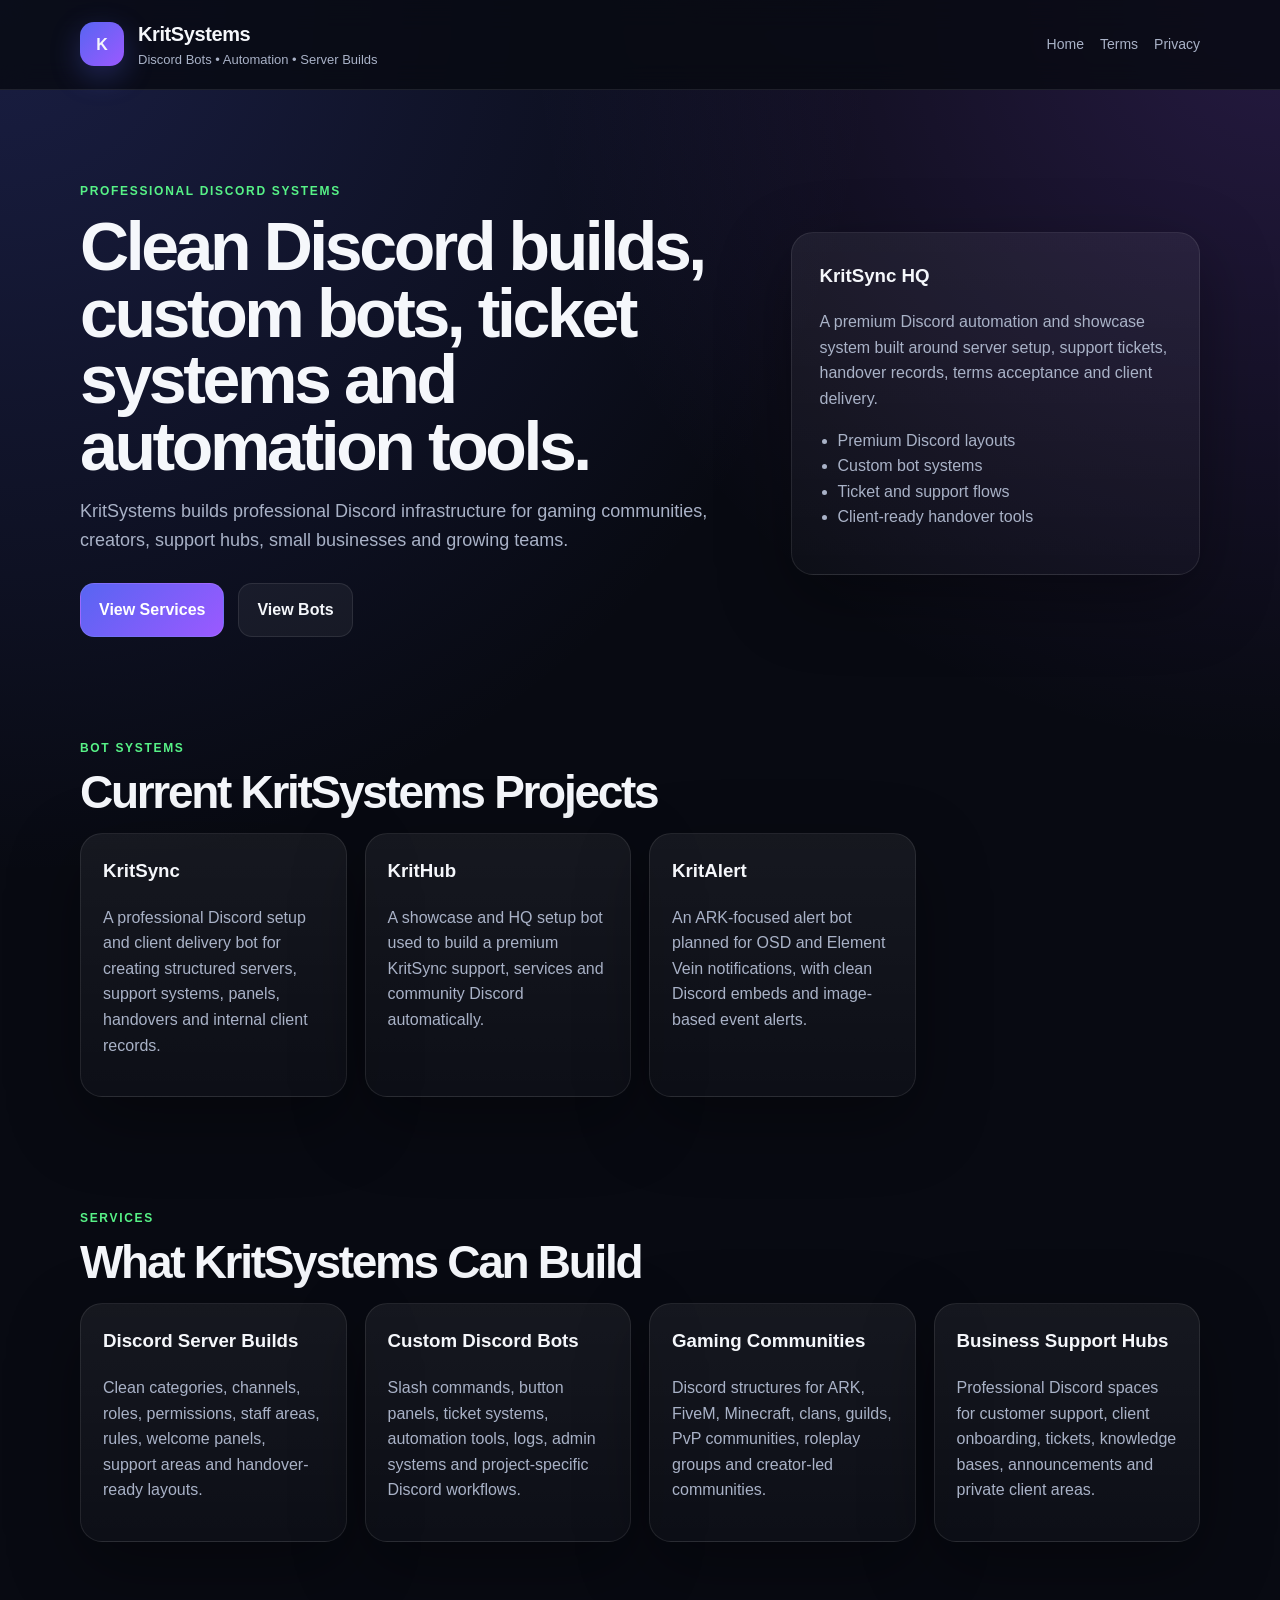
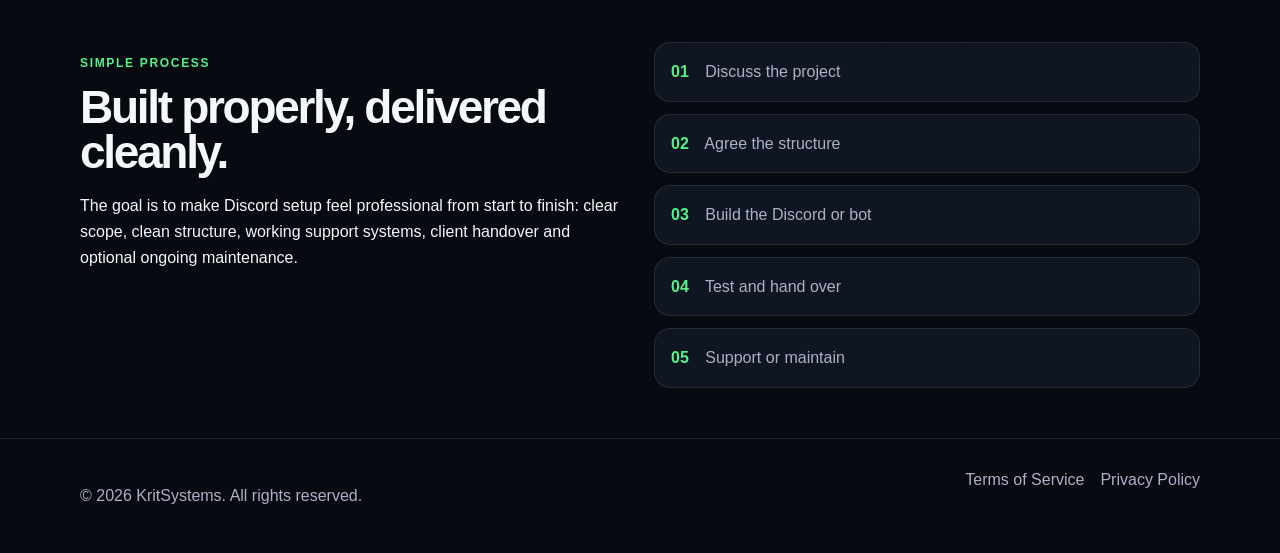
<file: index.html>
<!DOCTYPE html>
<html lang="en">
<head>
  <meta charset="UTF-8" />
  <meta name="viewport" content="width=device-width, initial-scale=1.0" />
  <title>KritSystems | Discord Bots & Automation</title>
  <link rel="stylesheet" href="styles.css" />
</head>
<body>
  <header class="site-header">
    <div class="container nav">
      <div class="brand">
        <span class="brand-mark">K</span>
        <div>
          <h1>KritSystems</h1>
          <p>Discord Bots • Automation • Server Builds</p>
        </div>
      </div>

      <nav>
        <a href="index.html">Home</a>
        <a href="terms.html">Terms</a>
        <a href="privacy.html">Privacy</a>
      </nav>
    </div>
  </header>

  <main>
    <section class="hero container">
      <div class="hero-content">
        <p class="eyebrow">Professional Discord Systems</p>
        <h2>Clean Discord builds, custom bots, ticket systems and automation tools.</h2>
        <p class="hero-text">
          KritSystems builds professional Discord infrastructure for gaming communities,
          creators, support hubs, small businesses and growing teams.
        </p>

        <div class="hero-actions">
          <a class="button primary" href="#services">View Services</a>
          <a class="button secondary" href="#bots">View Bots</a>
        </div>
      </div>

      <div class="hero-card">
        <h3>KritSync HQ</h3>
        <p>
          A premium Discord automation and showcase system built around server setup,
          support tickets, handover records, terms acceptance and client delivery.
        </p>
        <ul>
          <li>Premium Discord layouts</li>
          <li>Custom bot systems</li>
          <li>Ticket and support flows</li>
          <li>Client-ready handover tools</li>
        </ul>
      </div>
    </section>

    <section id="bots" class="container section">
      <p class="eyebrow">Bot Systems</p>
      <h2>Current KritSystems Projects</h2>

      <div class="grid">
        <article class="card">
          <h3>KritSync</h3>
          <p>
            A professional Discord setup and client delivery bot for creating structured
            servers, support systems, panels, handovers and internal client records.
          </p>
        </article>

        <article class="card">
          <h3>KritHub</h3>
          <p>
            A showcase and HQ setup bot used to build a premium KritSync support,
            services and community Discord automatically.
          </p>
        </article>

        <article class="card">
          <h3>KritAlert</h3>
          <p>
            An ARK-focused alert bot planned for OSD and Element Vein notifications,
            with clean Discord embeds and image-based event alerts.
          </p>
        </article>
      </div>
    </section>

    <section id="services" class="container section">
      <p class="eyebrow">Services</p>
      <h2>What KritSystems Can Build</h2>

      <div class="grid">
        <article class="card">
          <h3>Discord Server Builds</h3>
          <p>
            Clean categories, channels, roles, permissions, staff areas, rules,
            welcome panels, support areas and handover-ready layouts.
          </p>
        </article>

        <article class="card">
          <h3>Custom Discord Bots</h3>
          <p>
            Slash commands, button panels, ticket systems, automation tools, logs,
            admin systems and project-specific Discord workflows.
          </p>
        </article>

        <article class="card">
          <h3>Gaming Communities</h3>
          <p>
            Discord structures for ARK, FiveM, Minecraft, clans, guilds, PvP communities,
            roleplay groups and creator-led communities.
          </p>
        </article>

        <article class="card">
          <h3>Business Support Hubs</h3>
          <p>
            Professional Discord spaces for customer support, client onboarding,
            tickets, knowledge bases, announcements and private client areas.
          </p>
        </article>
      </div>
    </section>

    <section class="container section split">
      <div>
        <p class="eyebrow">Simple Process</p>
        <h2>Built properly, delivered cleanly.</h2>
        <p>
          The goal is to make Discord setup feel professional from start to finish:
          clear scope, clean structure, working support systems, client handover and
          optional ongoing maintenance.
        </p>
      </div>

      <div class="steps">
        <div><span>01</span> Discuss the project</div>
        <div><span>02</span> Agree the structure</div>
        <div><span>03</span> Build the Discord or bot</div>
        <div><span>04</span> Test and hand over</div>
        <div><span>05</span> Support or maintain</div>
      </div>
    </section>
  </main>

  <footer class="site-footer">
    <div class="container footer-inner">
      <p>© 2026 KritSystems. All rights reserved.</p>
      <div>
        <a href="terms.html">Terms of Service</a>
        <a href="privacy.html">Privacy Policy</a>
      </div>
    </div>
  </footer>
</body>
</html>
</file>
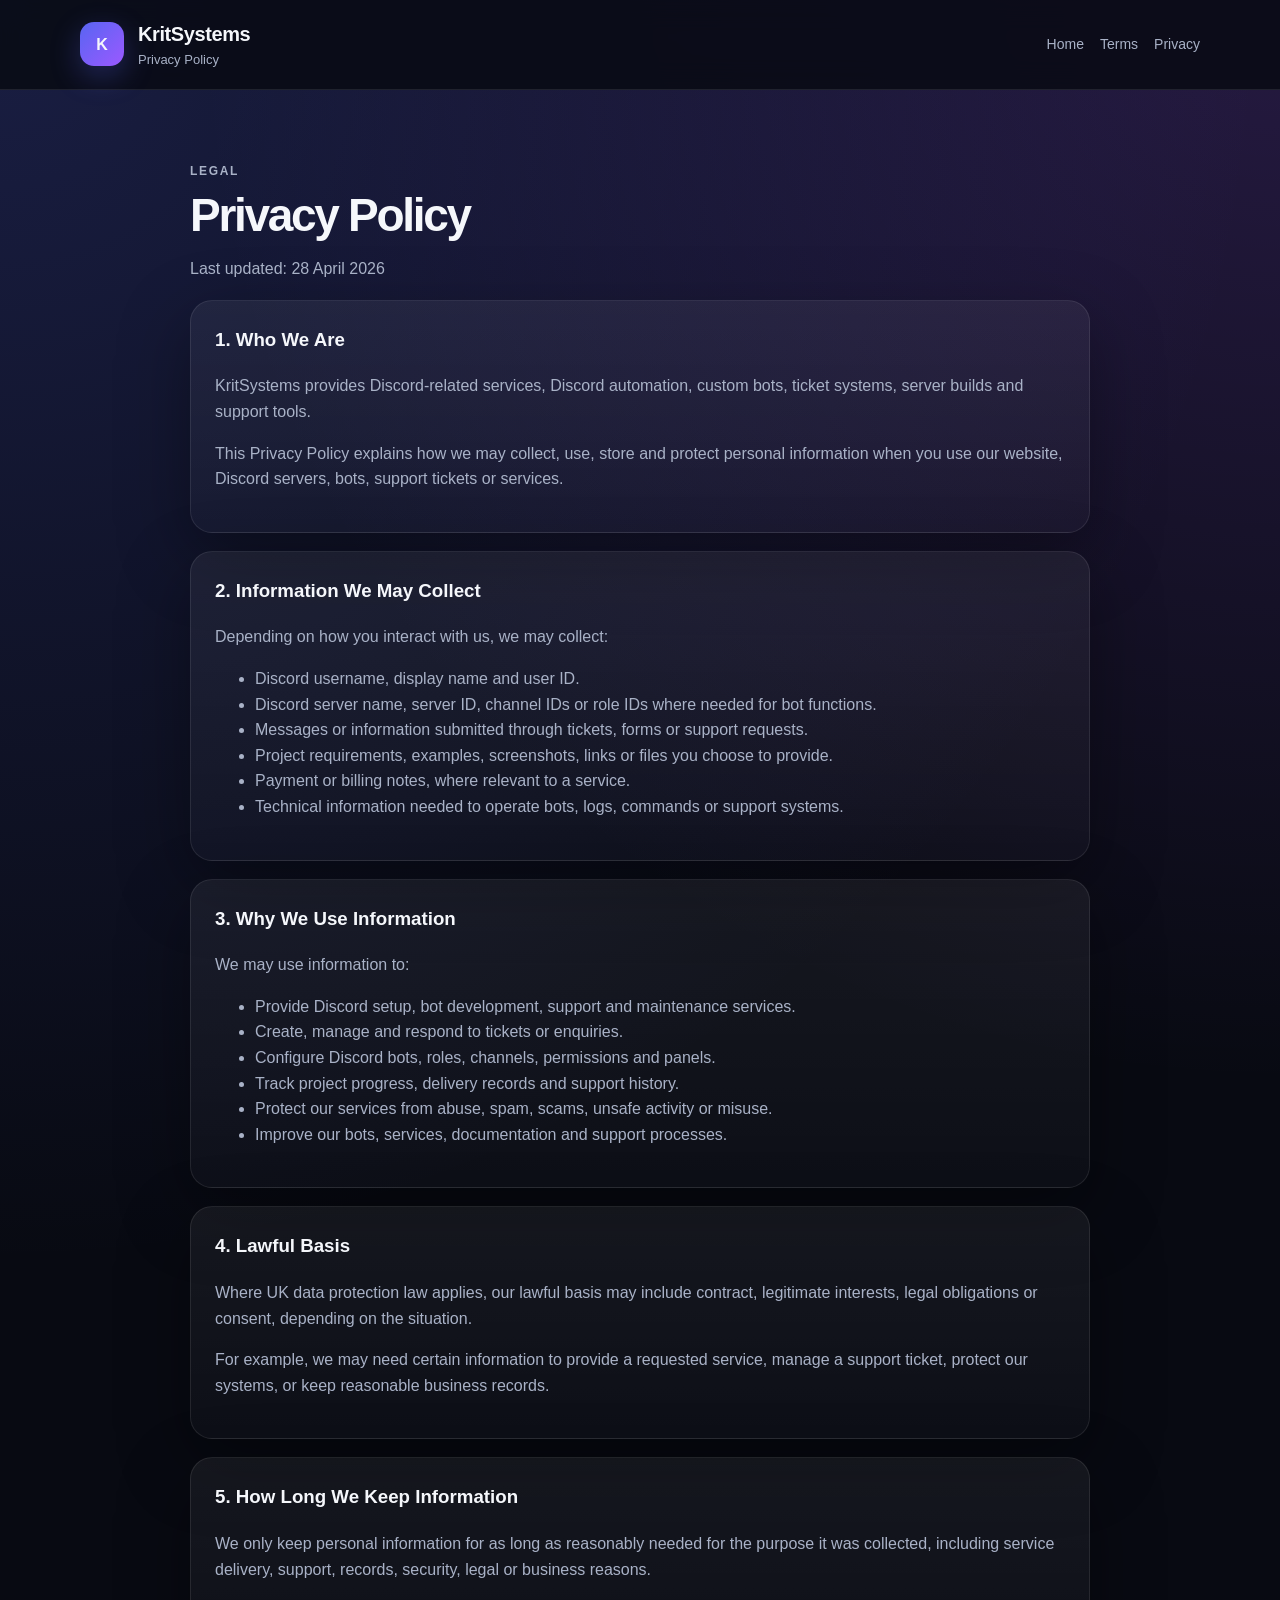
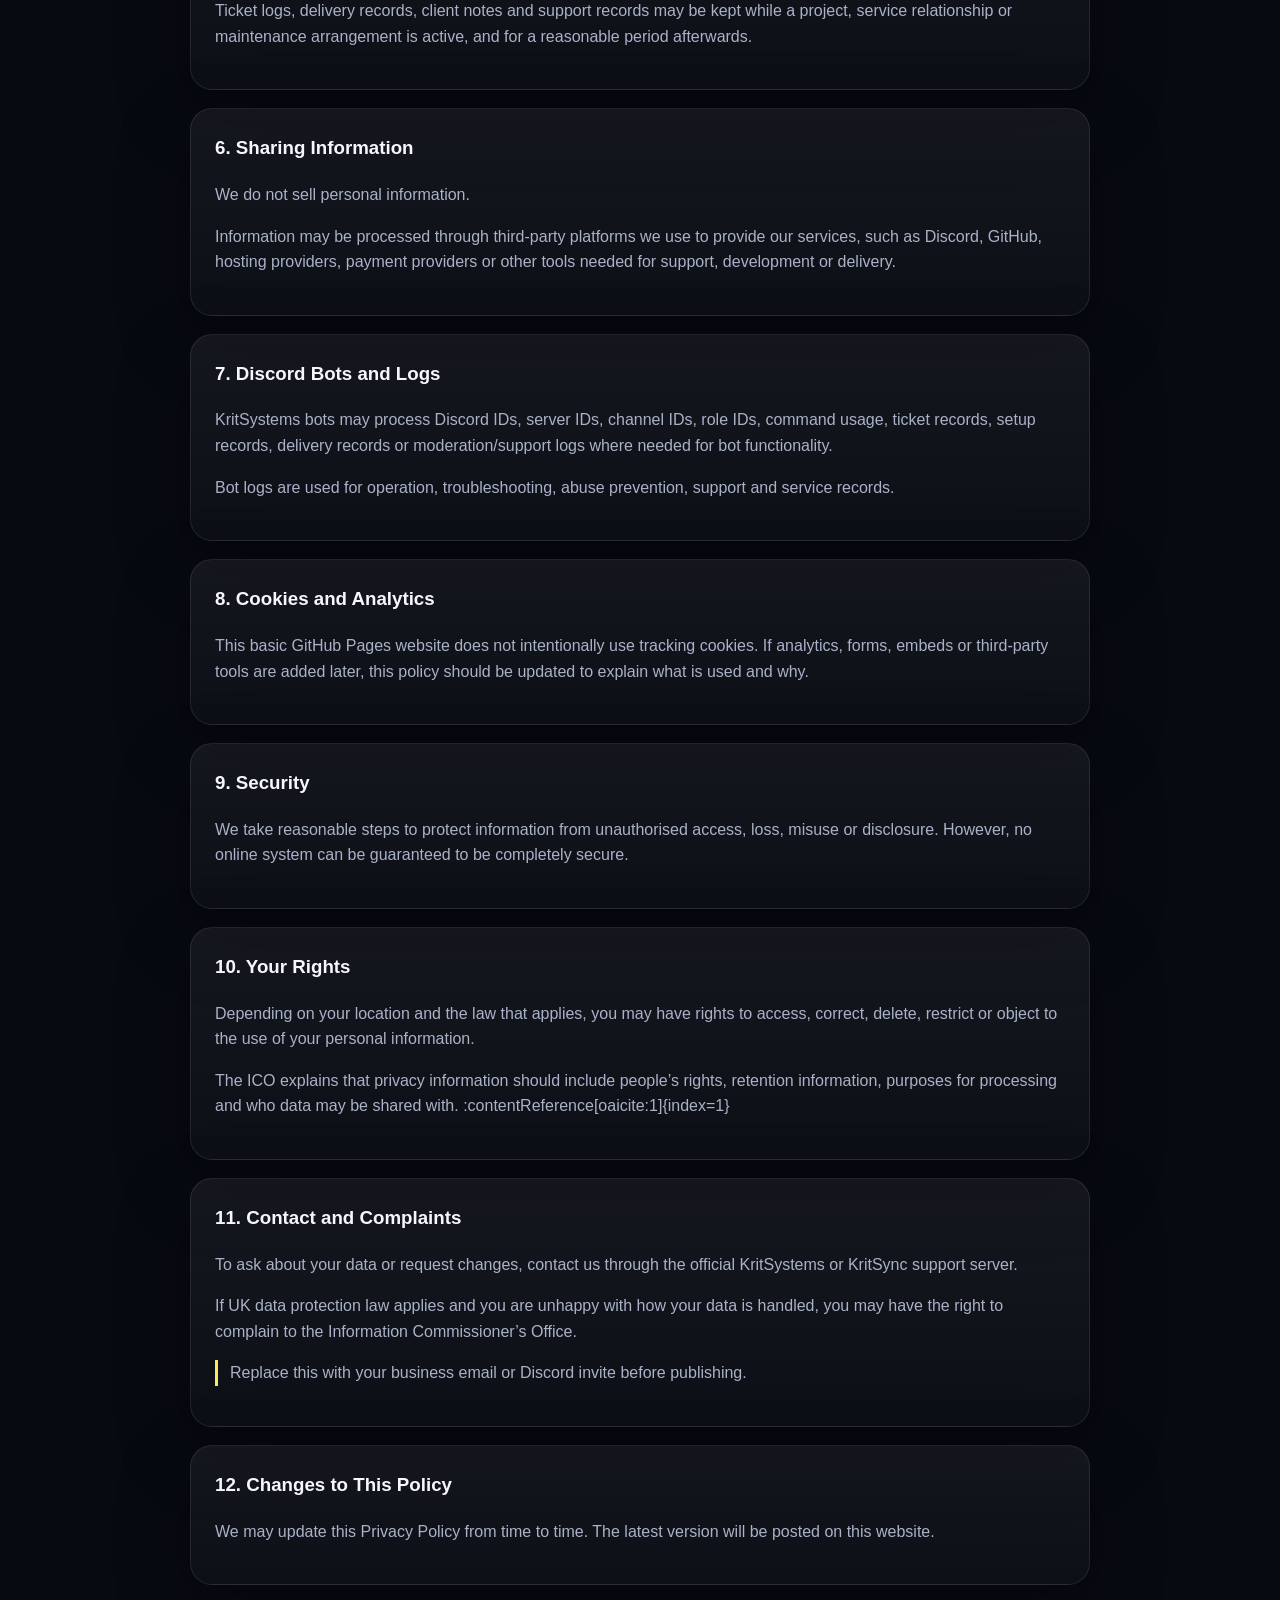
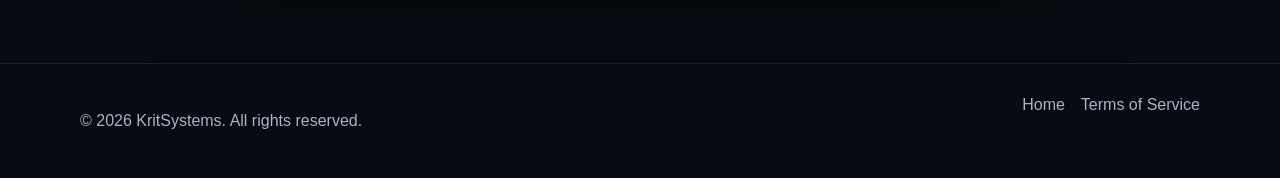
<file: privacy.html>
<!DOCTYPE html>
<html lang="en">
<head>
  <meta charset="UTF-8" />
  <meta name="viewport" content="width=device-width, initial-scale=1.0" />
  <title>Privacy Policy | KritSystems</title>
  <link rel="stylesheet" href="styles.css" />
</head>
<body>
  <header class="site-header">
    <div class="container nav">
      <div class="brand">
        <span class="brand-mark">K</span>
        <div>
          <h1>KritSystems</h1>
          <p>Privacy Policy</p>
        </div>
      </div>

      <nav>
        <a href="index.html">Home</a>
        <a href="terms.html">Terms</a>
        <a href="privacy.html">Privacy</a>
      </nav>
    </div>
  </header>

  <main class="container legal">
    <p class="eyebrow">Legal</p>
    <h2>Privacy Policy</h2>
    <p class="muted">Last updated: 28 April 2026</p>

    <section>
      <h3>1. Who We Are</h3>
      <p>
        KritSystems provides Discord-related services, Discord automation, custom bots,
        ticket systems, server builds and support tools.
      </p>
      <p>
        This Privacy Policy explains how we may collect, use, store and protect personal
        information when you use our website, Discord servers, bots, support tickets or services.
      </p>
    </section>

    <section>
      <h3>2. Information We May Collect</h3>
      <p>Depending on how you interact with us, we may collect:</p>
      <ul>
        <li>Discord username, display name and user ID.</li>
        <li>Discord server name, server ID, channel IDs or role IDs where needed for bot functions.</li>
        <li>Messages or information submitted through tickets, forms or support requests.</li>
        <li>Project requirements, examples, screenshots, links or files you choose to provide.</li>
        <li>Payment or billing notes, where relevant to a service.</li>
        <li>Technical information needed to operate bots, logs, commands or support systems.</li>
      </ul>
    </section>

    <section>
      <h3>3. Why We Use Information</h3>
      <p>We may use information to:</p>
      <ul>
        <li>Provide Discord setup, bot development, support and maintenance services.</li>
        <li>Create, manage and respond to tickets or enquiries.</li>
        <li>Configure Discord bots, roles, channels, permissions and panels.</li>
        <li>Track project progress, delivery records and support history.</li>
        <li>Protect our services from abuse, spam, scams, unsafe activity or misuse.</li>
        <li>Improve our bots, services, documentation and support processes.</li>
      </ul>
    </section>

    <section>
      <h3>4. Lawful Basis</h3>
      <p>
        Where UK data protection law applies, our lawful basis may include contract,
        legitimate interests, legal obligations or consent, depending on the situation.
      </p>
      <p>
        For example, we may need certain information to provide a requested service,
        manage a support ticket, protect our systems, or keep reasonable business records.
      </p>
    </section>

    <section>
      <h3>5. How Long We Keep Information</h3>
      <p>
        We only keep personal information for as long as reasonably needed for the purpose
        it was collected, including service delivery, support, records, security, legal or
        business reasons.
      </p>
      <p>
        Ticket logs, delivery records, client notes and support records may be kept while
        a project, service relationship or maintenance arrangement is active, and for a
        reasonable period afterwards.
      </p>
    </section>

    <section>
      <h3>6. Sharing Information</h3>
      <p>
        We do not sell personal information.
      </p>
      <p>
        Information may be processed through third-party platforms we use to provide our
        services, such as Discord, GitHub, hosting providers, payment providers or other
        tools needed for support, development or delivery.
      </p>
    </section>

    <section>
      <h3>7. Discord Bots and Logs</h3>
      <p>
        KritSystems bots may process Discord IDs, server IDs, channel IDs, role IDs,
        command usage, ticket records, setup records, delivery records or moderation/support
        logs where needed for bot functionality.
      </p>
      <p>
        Bot logs are used for operation, troubleshooting, abuse prevention, support and
        service records.
      </p>
    </section>

    <section>
      <h3>8. Cookies and Analytics</h3>
      <p>
        This basic GitHub Pages website does not intentionally use tracking cookies.
        If analytics, forms, embeds or third-party tools are added later, this policy
        should be updated to explain what is used and why.
      </p>
    </section>

    <section>
      <h3>9. Security</h3>
      <p>
        We take reasonable steps to protect information from unauthorised access, loss,
        misuse or disclosure. However, no online system can be guaranteed to be completely secure.
      </p>
    </section>

    <section>
      <h3>10. Your Rights</h3>
      <p>
        Depending on your location and the law that applies, you may have rights to access,
        correct, delete, restrict or object to the use of your personal information.
      </p>
      <p>
        The ICO explains that privacy information should include people’s rights, retention
        information, purposes for processing and who data may be shared with. :contentReference[oaicite:1]{index=1}
      </p>
    </section>

    <section>
      <h3>11. Contact and Complaints</h3>
      <p>
        To ask about your data or request changes, contact us through the official
        KritSystems or KritSync support server.
      </p>
      <p>
        If UK data protection law applies and you are unhappy with how your data is handled,
        you may have the right to complain to the Information Commissioner’s Office.
      </p>
      <p class="placeholder">
        Replace this with your business email or Discord invite before publishing.
      </p>
    </section>

    <section>
      <h3>12. Changes to This Policy</h3>
      <p>
        We may update this Privacy Policy from time to time. The latest version will be
        posted on this website.
      </p>
    </section>
  </main>

  <footer class="site-footer">
    <div class="container footer-inner">
      <p>© 2026 KritSystems. All rights reserved.</p>
      <div>
        <a href="index.html">Home</a>
        <a href="terms.html">Terms of Service</a>
      </div>
    </div>
  </footer>
</body>
</html>
</file>
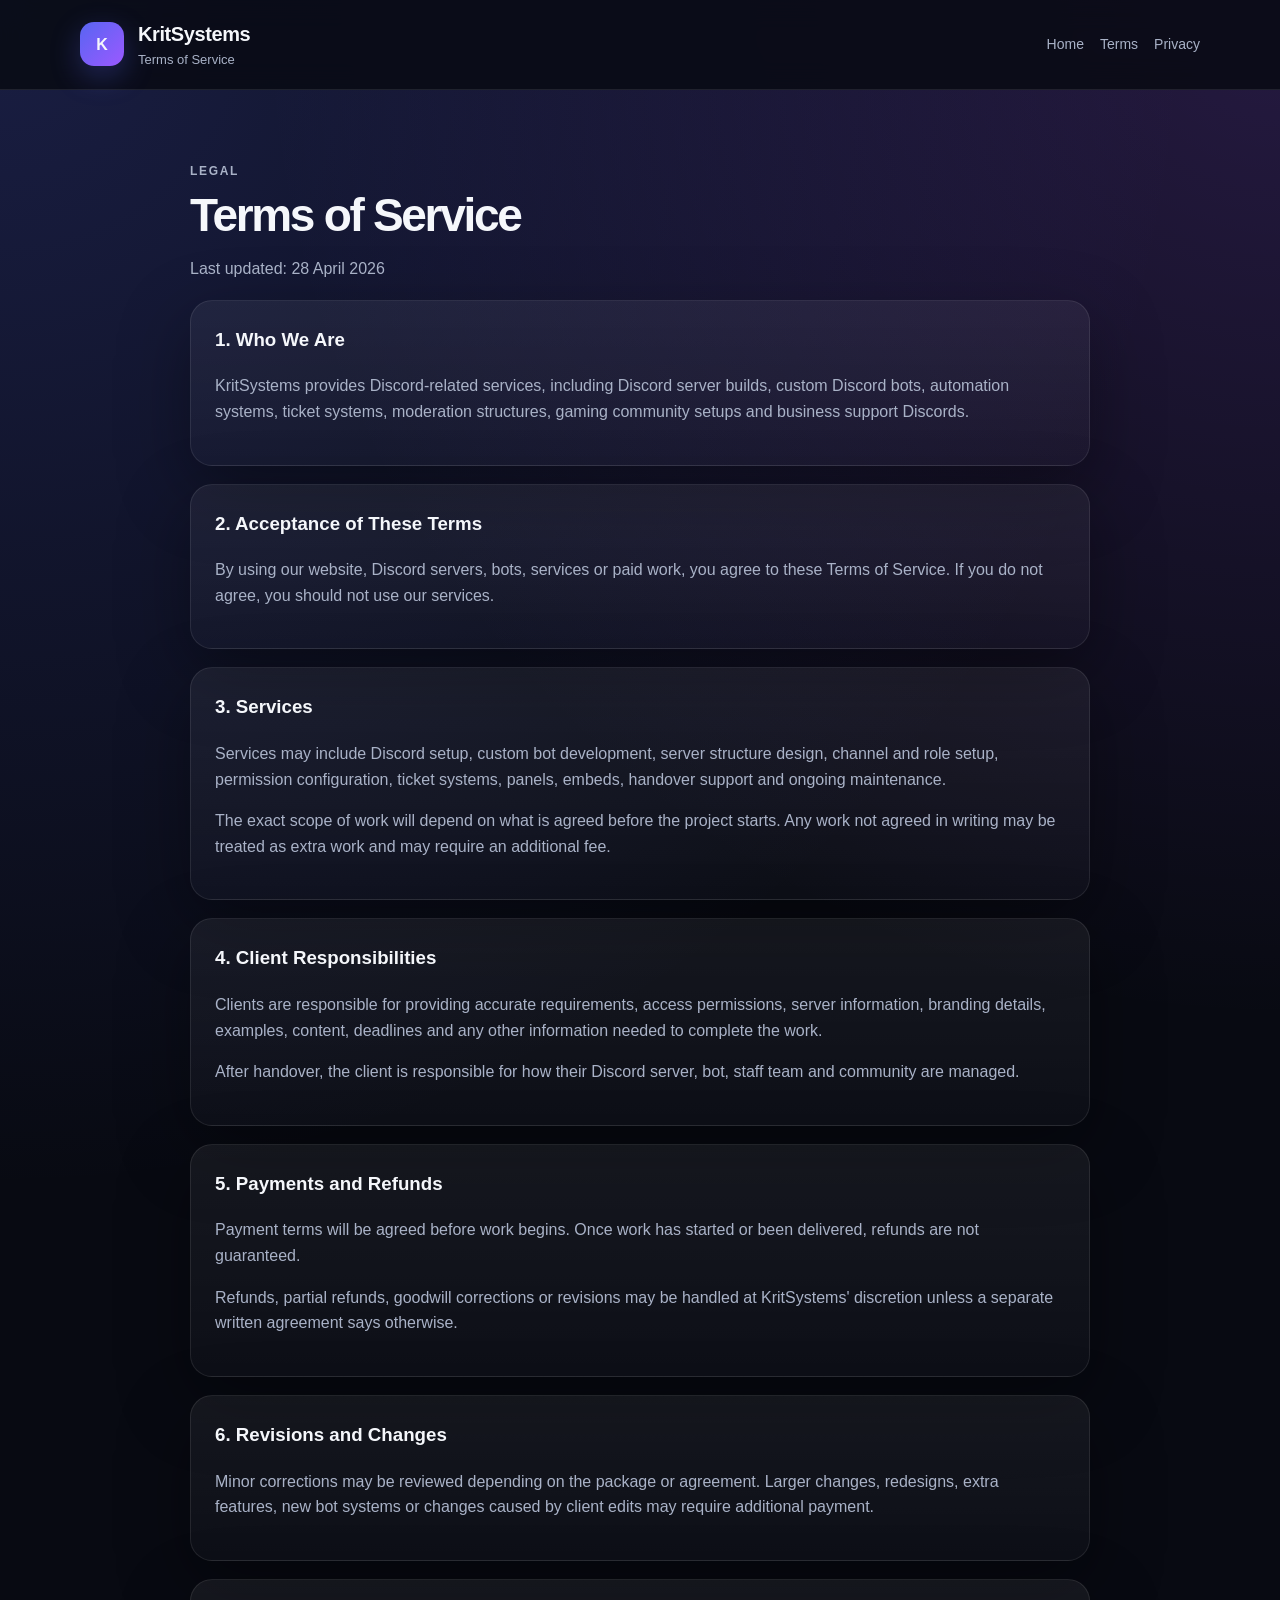
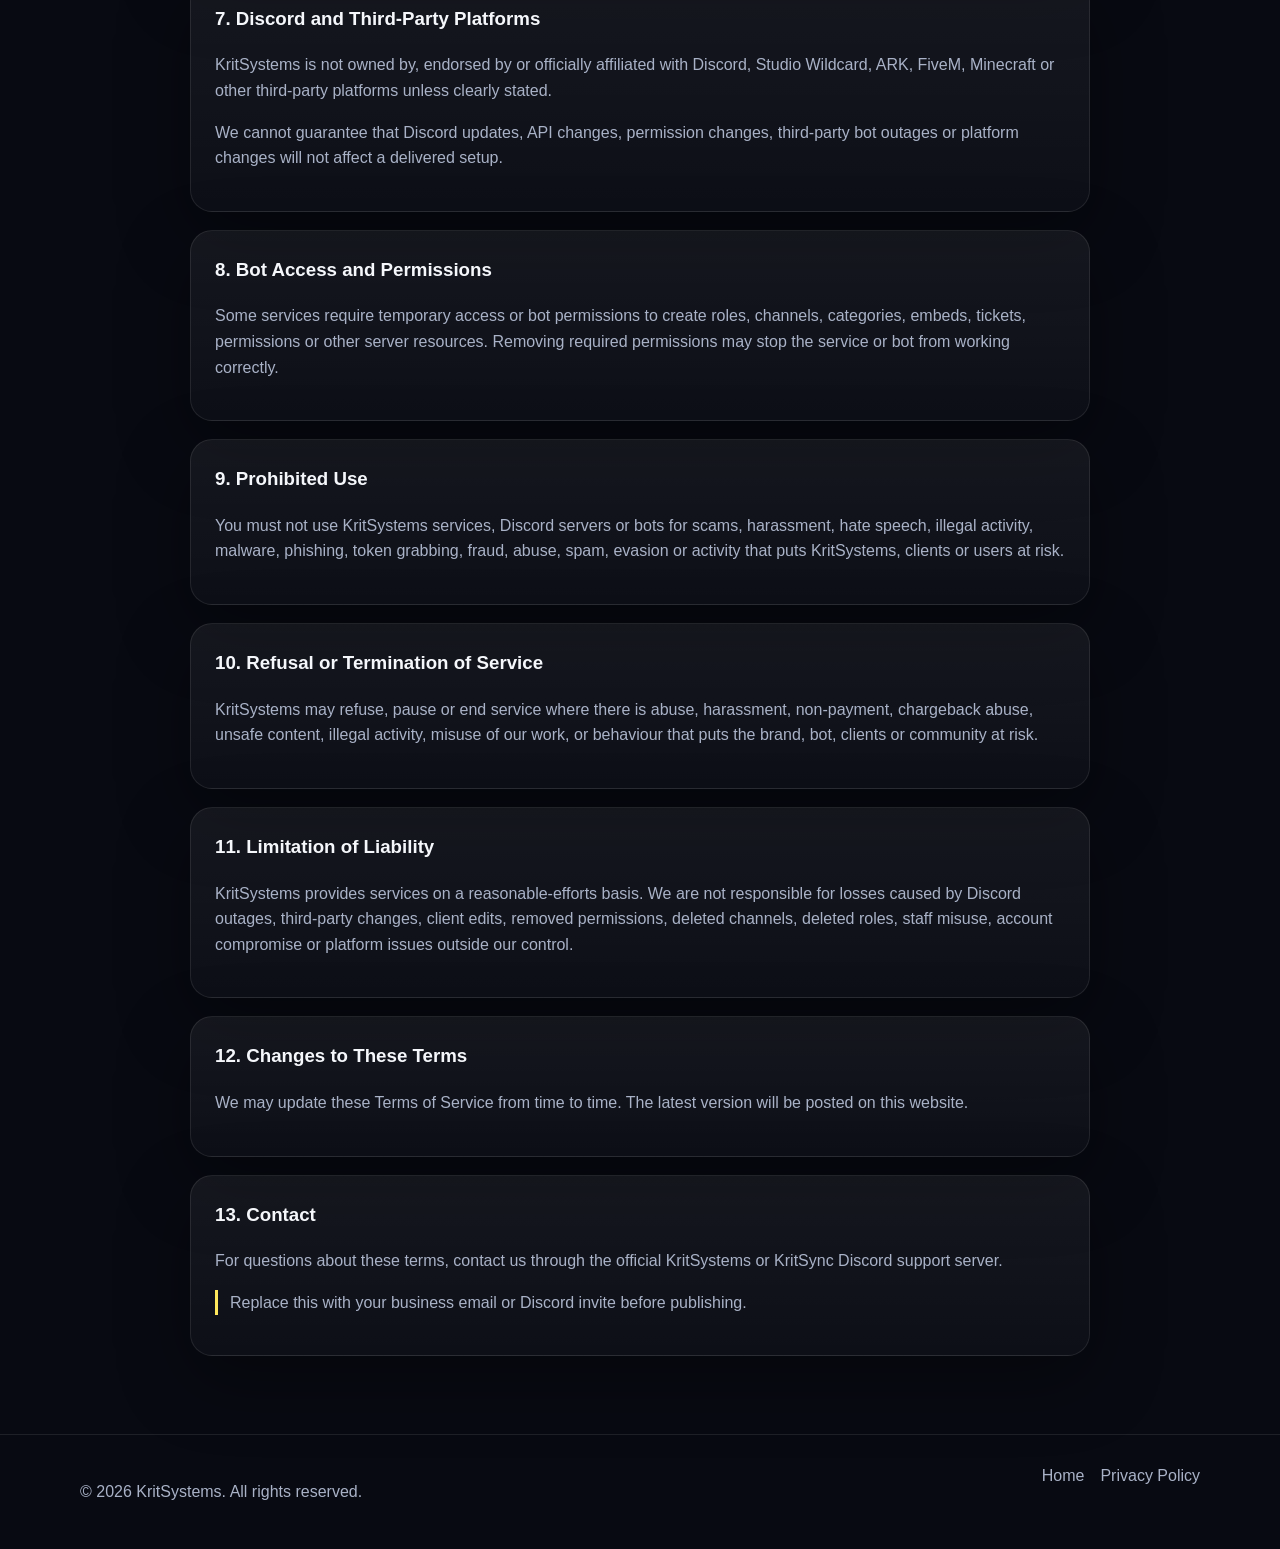
<file: terms.html>
<!DOCTYPE html>
<html lang="en">
<head>
  <meta charset="UTF-8" />
  <meta name="viewport" content="width=device-width, initial-scale=1.0" />
  <title>Terms of Service | KritSystems</title>
  <link rel="stylesheet" href="styles.css" />
</head>
<body>
  <header class="site-header">
    <div class="container nav">
      <div class="brand">
        <span class="brand-mark">K</span>
        <div>
          <h1>KritSystems</h1>
          <p>Terms of Service</p>
        </div>
      </div>

      <nav>
        <a href="index.html">Home</a>
        <a href="terms.html">Terms</a>
        <a href="privacy.html">Privacy</a>
      </nav>
    </div>
  </header>

  <main class="container legal">
    <p class="eyebrow">Legal</p>
    <h2>Terms of Service</h2>
    <p class="muted">Last updated: 28 April 2026</p>

    <section>
      <h3>1. Who We Are</h3>
      <p>
        KritSystems provides Discord-related services, including Discord server builds,
        custom Discord bots, automation systems, ticket systems, moderation structures,
        gaming community setups and business support Discords.
      </p>
    </section>

    <section>
      <h3>2. Acceptance of These Terms</h3>
      <p>
        By using our website, Discord servers, bots, services or paid work, you agree to
        these Terms of Service. If you do not agree, you should not use our services.
      </p>
    </section>

    <section>
      <h3>3. Services</h3>
      <p>
        Services may include Discord setup, custom bot development, server structure
        design, channel and role setup, permission configuration, ticket systems, panels,
        embeds, handover support and ongoing maintenance.
      </p>
      <p>
        The exact scope of work will depend on what is agreed before the project starts.
        Any work not agreed in writing may be treated as extra work and may require an
        additional fee.
      </p>
    </section>

    <section>
      <h3>4. Client Responsibilities</h3>
      <p>
        Clients are responsible for providing accurate requirements, access permissions,
        server information, branding details, examples, content, deadlines and any other
        information needed to complete the work.
      </p>
      <p>
        After handover, the client is responsible for how their Discord server, bot,
        staff team and community are managed.
      </p>
    </section>

    <section>
      <h3>5. Payments and Refunds</h3>
      <p>
        Payment terms will be agreed before work begins. Once work has started or been
        delivered, refunds are not guaranteed.
      </p>
      <p>
        Refunds, partial refunds, goodwill corrections or revisions may be handled at
        KritSystems' discretion unless a separate written agreement says otherwise.
      </p>
    </section>

    <section>
      <h3>6. Revisions and Changes</h3>
      <p>
        Minor corrections may be reviewed depending on the package or agreement.
        Larger changes, redesigns, extra features, new bot systems or changes caused by
        client edits may require additional payment.
      </p>
    </section>

    <section>
      <h3>7. Discord and Third-Party Platforms</h3>
      <p>
        KritSystems is not owned by, endorsed by or officially affiliated with Discord,
        Studio Wildcard, ARK, FiveM, Minecraft or other third-party platforms unless
        clearly stated.
      </p>
      <p>
        We cannot guarantee that Discord updates, API changes, permission changes,
        third-party bot outages or platform changes will not affect a delivered setup.
      </p>
    </section>

    <section>
      <h3>8. Bot Access and Permissions</h3>
      <p>
        Some services require temporary access or bot permissions to create roles,
        channels, categories, embeds, tickets, permissions or other server resources.
        Removing required permissions may stop the service or bot from working correctly.
      </p>
    </section>

    <section>
      <h3>9. Prohibited Use</h3>
      <p>
        You must not use KritSystems services, Discord servers or bots for scams,
        harassment, hate speech, illegal activity, malware, phishing, token grabbing,
        fraud, abuse, spam, evasion or activity that puts KritSystems, clients or users at risk.
      </p>
    </section>

    <section>
      <h3>10. Refusal or Termination of Service</h3>
      <p>
        KritSystems may refuse, pause or end service where there is abuse, harassment,
        non-payment, chargeback abuse, unsafe content, illegal activity, misuse of our
        work, or behaviour that puts the brand, bot, clients or community at risk.
      </p>
    </section>

    <section>
      <h3>11. Limitation of Liability</h3>
      <p>
        KritSystems provides services on a reasonable-efforts basis. We are not responsible
        for losses caused by Discord outages, third-party changes, client edits, removed
        permissions, deleted channels, deleted roles, staff misuse, account compromise or
        platform issues outside our control.
      </p>
    </section>

    <section>
      <h3>12. Changes to These Terms</h3>
      <p>
        We may update these Terms of Service from time to time. The latest version will
        be posted on this website.
      </p>
    </section>

    <section>
      <h3>13. Contact</h3>
      <p>
        For questions about these terms, contact us through the official KritSystems or
        KritSync Discord support server.
      </p>
      <p class="placeholder">
        Replace this with your business email or Discord invite before publishing.
      </p>
    </section>
  </main>

  <footer class="site-footer">
    <div class="container footer-inner">
      <p>© 2026 KritSystems. All rights reserved.</p>
      <div>
        <a href="index.html">Home</a>
        <a href="privacy.html">Privacy Policy</a>
      </div>
    </div>
  </footer>
</body>
</html>
</file>
<file: styles.css>
:root {
  --bg: #080a12;
  --panel: #101522;
  --panel-soft: #151b2b;
  --text: #f5f7fb;
  --muted: #a9b2c7;
  --line: rgba(255, 255, 255, 0.09);
  --blue: #5865f2;
  --purple: #9b59ff;
  --success: #57f287;
  --warning: #fee75c;
  --danger: #ed4245;
  --radius: 22px;
  --shadow: 0 24px 70px rgba(0, 0, 0, 0.35);
}

* {
  box-sizing: border-box;
}

body {
  margin: 0;
  background:
    radial-gradient(circle at top left, rgba(88, 101, 242, 0.22), transparent 35%),
    radial-gradient(circle at top right, rgba(155, 89, 255, 0.20), transparent 30%),
    var(--bg);
  color: var(--text);
  font-family: Arial, Helvetica, sans-serif;
  line-height: 1.6;
}

a {
  color: var(--text);
  text-decoration: none;
}

.container {
  width: min(1120px, calc(100% - 32px));
  margin: 0 auto;
}

.site-header {
  position: sticky;
  top: 0;
  z-index: 10;
  background: rgba(8, 10, 18, 0.82);
  border-bottom: 1px solid var(--line);
  backdrop-filter: blur(14px);
}

.nav {
  display: flex;
  justify-content: space-between;
  align-items: center;
  padding: 18px 0;
  gap: 20px;
}

.brand {
  display: flex;
  align-items: center;
  gap: 14px;
}

.brand-mark {
  width: 44px;
  height: 44px;
  border-radius: 14px;
  display: grid;
  place-items: center;
  font-weight: 800;
  background: linear-gradient(135deg, var(--blue), var(--purple));
  box-shadow: 0 10px 30px rgba(88, 101, 242, 0.3);
}

.brand h1 {
  margin: 0;
  font-size: 20px;
  letter-spacing: -0.02em;
}

.brand p {
  margin: 0;
  color: var(--muted);
  font-size: 13px;
}

nav {
  display: flex;
  gap: 16px;
  flex-wrap: wrap;
}

nav a {
  color: var(--muted);
  font-size: 14px;
}

nav a:hover {
  color: var(--text);
}

.hero {
  display: grid;
  grid-template-columns: 1.25fr 0.75fr;
  gap: 28px;
  padding: 80px 0 40px;
  align-items: center;
}

.eyebrow {
  color: var(--success);
  text-transform: uppercase;
  letter-spacing: 0.14em;
  font-weight: 700;
  font-size: 12px;
  margin-bottom: 12px;
}

.hero h2,
.section h2,
.legal h2 {
  margin: 0 0 18px;
  font-size: clamp(36px, 6vw, 68px);
  line-height: 0.98;
  letter-spacing: -0.05em;
}

.section h2,
.legal h2 {
  font-size: clamp(30px, 4vw, 46px);
}

.hero-text {
  color: var(--muted);
  font-size: 18px;
  max-width: 700px;
}

.hero-actions {
  display: flex;
  gap: 14px;
  flex-wrap: wrap;
  margin-top: 28px;
}

.button {
  display: inline-flex;
  align-items: center;
  justify-content: center;
  padding: 13px 18px;
  border-radius: 14px;
  font-weight: 700;
  border: 1px solid var(--line);
}

.button.primary {
  background: linear-gradient(135deg, var(--blue), var(--purple));
  color: white;
}

.button.secondary {
  background: rgba(255, 255, 255, 0.05);
  color: var(--text);
}

.hero-card,
.card,
.legal section {
  background: linear-gradient(180deg, rgba(255, 255, 255, 0.06), rgba(255, 255, 255, 0.025));
  border: 1px solid var(--line);
  border-radius: var(--radius);
  box-shadow: var(--shadow);
}

.hero-card {
  padding: 28px;
}

.hero-card h3,
.card h3,
.legal h3 {
  margin-top: 0;
}

.hero-card p,
.card p,
.legal p,
.legal li {
  color: var(--muted);
}

.hero-card ul {
  padding-left: 18px;
  color: var(--muted);
}

.section {
  padding: 50px 0;
}

.grid {
  display: grid;
  grid-template-columns: repeat(4, 1fr);
  gap: 18px;
}

.card {
  padding: 22px;
}

.split {
  display: grid;
  grid-template-columns: 1fr 1fr;
  gap: 28px;
  align-items: start;
}

.steps {
  display: grid;
  gap: 12px;
}

.steps div {
  background: var(--panel);
  border: 1px solid var(--line);
  border-radius: 16px;
  padding: 16px;
  color: var(--muted);
}

.steps span {
  color: var(--success);
  font-weight: 800;
  margin-right: 12px;
}

.legal {
  max-width: 900px;
  padding: 60px 0;
}

.legal section {
  padding: 24px;
  margin: 18px 0;
}

.muted,
.placeholder {
  color: var(--muted);
}

.placeholder {
  border-left: 3px solid var(--warning);
  padding-left: 12px;
}

.site-footer {
  border-top: 1px solid var(--line);
  padding: 28px 0;
  color: var(--muted);
}

.footer-inner {
  display: flex;
  justify-content: space-between;
  gap: 18px;
  flex-wrap: wrap;
}

.footer-inner div {
  display: flex;
  gap: 16px;
}

.footer-inner a {
  color: var(--muted);
}

.footer-inner a:hover {
  color: var(--text);
}

@media (max-width: 900px) {
  .hero,
  .split {
    grid-template-columns: 1fr;
  }

  .grid {
    grid-template-columns: repeat(2, 1fr);
  }

  .nav {
    align-items: flex-start;
    flex-direction: column;
  }
}

@media (max-width: 560px) {
  .grid {
    grid-template-columns: 1fr;
  }

  .hero {
    padding-top: 46px;
  }
}
</file>
